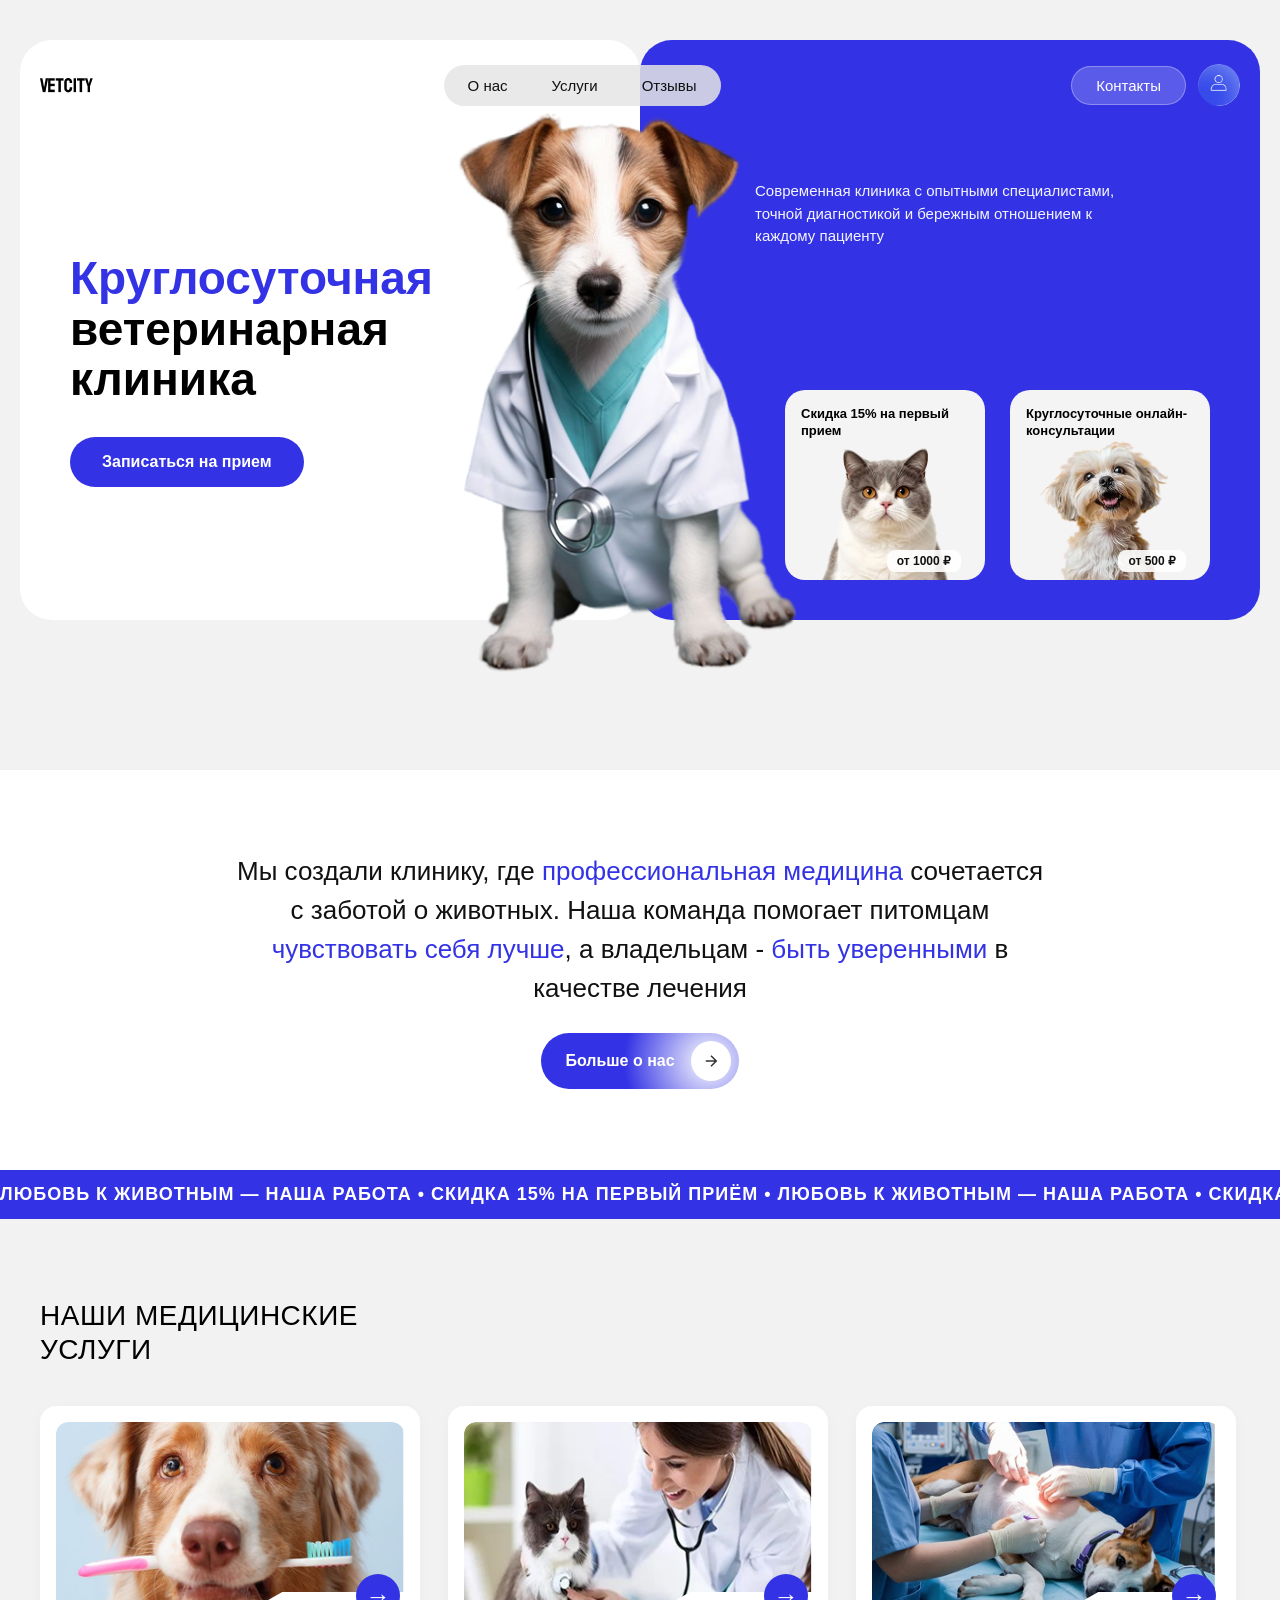
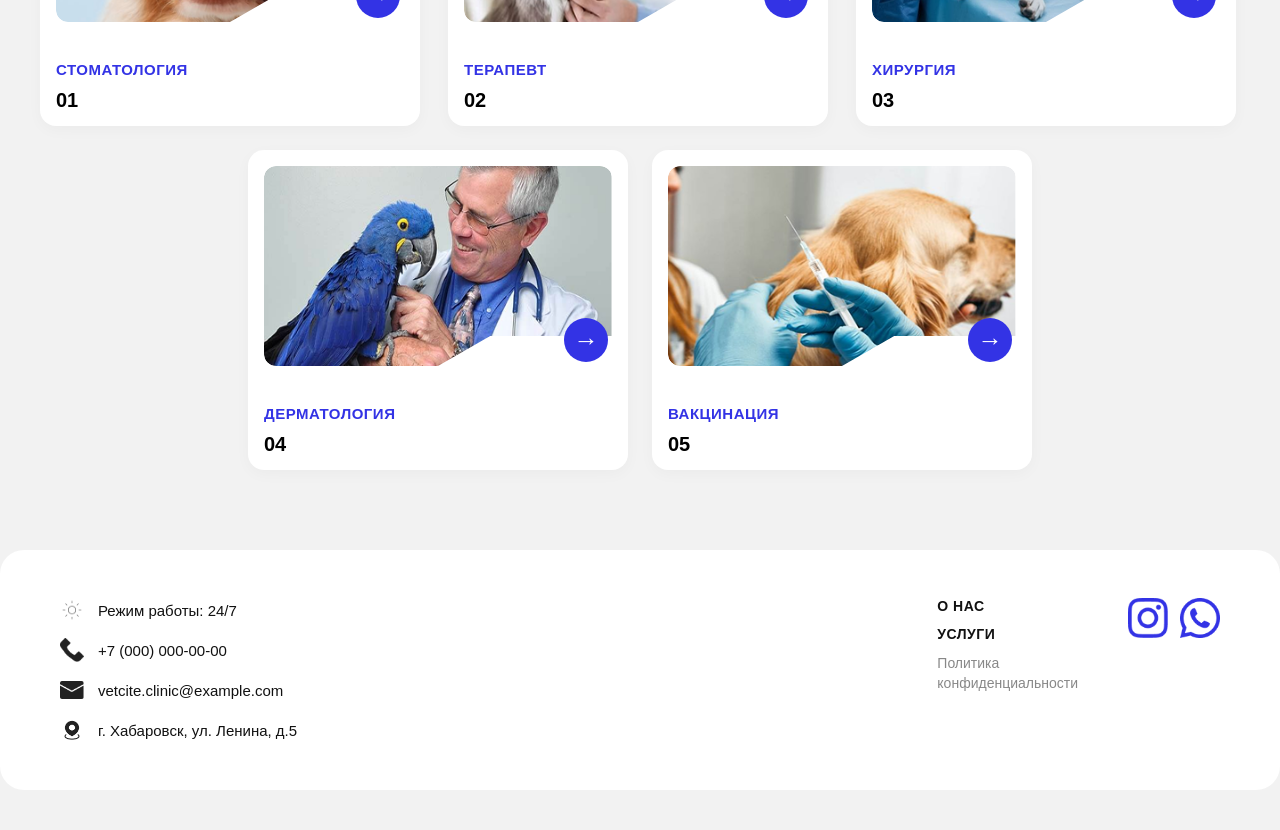
<file: index.html>
<!DOCTYPE html>
<html lang="ru">
<head>
  <meta charset="UTF-8">
  <meta name="viewport" content="width=device-width, initial-scale=1.0">
  <title>Ветеринарная клиника</title>
  <link rel="stylesheet" href="styledogs.css">
</head>
<body>
  <div class="hero-container" id="main">
    <header class="header">
      <div class="logo">
        <img src="imgs/logo.png" alt="vetclin" class="logo-png">
      </div>

      <nav class="nav-links">
        <a href="#about">О нас</a>
        <a href="#services">Услуги</a>
        <a href="#reviews">Отзывы</a>
      </nav> 

      <div class="nav-btn">
        <button class="contacts">Контакты</button>
        <img src="imgs/home.png" alt="homeback" class="btn-homeback">
      </div>
    </header>
    <main>
      <section class="hero-content">
        <div class="left-col">
          <h1 class="main-title">
            <span class="highlight">Круглосуточная</span><br>
            ветеринарная<br>
            клиника
          </h1>
          <button class="button-primary">Записаться на прием</button>
        </div>

        <div class="right-col">
          <p class="description">
            Современная клиника с опытными специалистами, точной диагностикой и бережным отношением к каждому пациенту
          </p>

          <div class="cards-grid">
            <div class="card">
              <p class="card-title">Скидка 15% на первый прием</p>
              <div class="card-image-wrap">
                <img src="imgs/cat.png" alt="Кот">
                <span class="price-badge">от 1000 ₽</span>
              </div>
            </div>

            <div class="card">
              <p class="card-title">Круглосуточные онлайн-консультации</p>
              <div class="card-image-wrap">
                <img src="imgs/dof.png" alt="Собака">
                <span class="price-badge">от 500 ₽</span>
              </div>
            </div>
          </div>
        </div>

        <div class="hero-dog-wrapper">
          <img src="imgs/bigdog.png" alt="Большая собака" class="hero-bigdog-png">
        </div>
      </section>
      <section class="about-us" id="about">
        <div class="containerabout">
          <h2 class="we-create">
            Мы создали клинику, где <span class="highlight">профессиональная медицина</span> сочетается <br>
            с заботой о животных. Наша команда помогает питомцам <br>
            <span class="highlight">чувствовать себя лучше</span>, а владельцам - <span class="highlight">быть уверенными</span> в <br>
            качестве лечения
          </h2>
        </div>
        <button class="btn-more">
          <span>Больше о нас</span>
          <div class="arrow-circle">
            <svg width="18" height="18" viewBox="0 0 24 24" fill="none" stroke="currentColor" stroke-width="2">
              <path d="M5 12h14M12 5l7 7-7 7"/>
          </svg>  
        </div>
      </button>
      </section>
      <div class="wrapper">
        <div class="track">
          <div class="text">
            Любовь к животным — наша работа • Скидка 15% на первый приём &bull; Любовь к животным — наша работа • Скидка 15% на первый приём &bull; Любовь к животным — наша работа • Скидка 15% на первый приём &bull;
          </div>
          <div class="text">
            Любовь к животным — наша работа • Скидка 15% на первый приём • &bull; Любовь к животным — наша работа • Скидка 15% на первый приём • &bull; Любовь к животным — наша работа • Скидка 15% на первый приём • &bull;
          </div>
        </div>
      </div>
      <section class="services-section" id="services">
        <div class="services-container">
          <h2 class="services-main-title">
            НАШИ МЕДИЦИНСКИЕ<br>УСЛУГИ
          </h2>
          <div class="services-grid">
            <div class="services-row-top">
              <div class="service-card">
                <div class="card-img-wrap">
                  <img src="imgs/cards/1.png" alt="стоматология">
                  <button class="card-arrow-btn">→</button>
                </div>
                <div class="card-body">
                  <span class="services-name">СТОМАТОЛОГИЯ</span>
                  <span class="services-num">01</span>
                </div>
              </div>
              
              <div class="service-card">
                <div class="card-img-wrap">
                  <img src="imgs/cards/2.png" alt="ТЕРАПЕВТ">
                  <button class="card-arrow-btn">→</button>
                </div>
                <div class="card-body">
                  <span class="services-name">ТЕРАПЕВТ</span>
                  <span class="services-num">02</span>
                </div>
              </div>

              <div class="service-card">
                <div class="card-img-wrap">
                  <img src="imgs/cards/3.png" alt="хирургия">
                  <button class="card-arrow-btn">→</button>
                </div>
                <div class="card-body">
                  <span class="services-name">ХИРУРГИЯ</span>
                  <span class="services-num">03</span>
                </div>
              </div>
            </div>
            <div class="services-row-bottom">
              <div class="service-card">
                <div class="card-img-wrap">
                  <img src="imgs/cards/4.png" alt="дерматология">
                  <button class="card-arrow-btn">→</button>
                </div>
                <div class="card-body">
                  <span class="services-name">ДЕРМАТОЛОГИЯ</span>
                  <span class="services-num">04</span>
                </div>
              </div>
        
              <div class="service-card">
                <div class="card-img-wrap">
                  <img src="imgs/cards/5.png" alt="вакцинация">
                  <button class="card-arrow-btn">→</button>
                </div>
                <div class="card-body">
                  <span class="services-name">ВАКЦИНАЦИЯ</span>
                  <span class="services-num">05</span>
                </div>
              </div>
            </div>
            
          </div>
        </div>
      </section>
    </main>
  </div>
<footer class="footer">
  <div class="footer-container">
    <div class="footer-contacts">

      <div class="contact-item">
        <div class="contact-icon">
          <img src="imgs/logo footer/Sun_light.png" alt="режим работы">
        </div>
        <span>Режим работы: 24/7</span>
      </div>

      <div class="contact-item">
        <div class="contact-icon">
          <img src="imgs/logo footer/phone.png" alt="телефон">
        </div>
        <a href="tel:+70000000000">+7 (000) 000-00-00</a>
      </div>
      <div class="contact-item">
        <div class="contact-icon">
          <img src="imgs/logo footer/letter.png" alt="почта">
        </div>
        <a href="mailto:vetcite.clinic@example.com">vetcite.clinic@example.com</a>
      </div>
      <div class="contact-item">
        <div class="contact-icon"> 
          <img src="imgs/logo footer/maps.png" alt="карты">
        </div>
        <span>г. Хабаровск, ул. Ленина, д.5</span>
      </div>
    </div>
    <div class="footer-right">
      <div class="footer-col">
        <a href="#main" class="nav-link">О НАС</a>
        <a href="#services" class="nav-link">УСЛУГИ</a>
        <p>Политика<br>конфиденциальности</p>
      </div>
      <div class="footer-col">
        <div class="social-links">
          <a href="#" class="social-icon-link">
            <img src="imgs/logo footer/insta.png" alt="instagram">
          </a>
          <a href="#" class="social-icon-link">
            <img src="imgs/logo footer/whatsapp.png" alt="whatsapp">
          </a> 
        </div>
      </div>
    </div>
    <div class="modal-overlay" id="aboutModal">
      <div class="modal-content">
        <button class="modal-close" id="closeModalBtn">✕</button>
        <h2>О нашей клинике</h2>
        <p><strong>Добро пожаловать в нашу ветеринарную клинику!</strong> Мы — команда профессионалов, которые искренне любят животных и делают всё возможное, чтобы каждый пациент получил качественную медицинскую помощь.</p>
        <p>Наша клиника оснащена <strong>современным диагностическим оборудованием</strong>: цифровой рентген, УЗИ-аппарат экспертного класса, лаборатория для экспресс-анализов крови и мочи. Это позволяет нам быстро и точно ставить диагнозы, не заставляя животных и их владельцев долго ждать результатов.</p>
        <p><strong>Наши врачи</strong> — это специалисты с многолетним опытом работы, которые регулярно проходят обучение и повышают квалификацию на международных конференциях и стажировках. Мы работаем по самым современным протоколам лечения и используем только проверенные и безопасные методики.</p>
        <p>Мы гордимся тем, что наша клиника работает <strong>круглосуточно</strong> — 7 дней в неделю, 24 часа в сутки. В экстренных ситуациях каждая минута на счету, поэтому наши специалисты всегда готовы прийти на помощь вашему питомцу.</p>
        <p>Особое внимание мы уделяем <strong>комфорту пациентов</strong>: в клинике созданы все условия для безболезненных и спокойных процедур. Мы используем мягкие фиксации, проводим предварительное обезболивание и окружаем животных заботой и вниманием на каждом этапе лечения.</p>
        <p>Для владельцев мы предлагаем <strong>удобные онлайн-консультации</strong> — вы можете получить квалифицированную помощь, не выходя из дома. Это особенно важно, когда питомцу требуется срочный совет, а возможности посетить клинику нет.</p>
        <p>Мы понимаем, что здоровье питомца — это самое важное для всей семьи. Поэтому мы всегда на связи, всегда готовы помочь и делаем <strong>ветеринарную медицину доступной и качественной</strong> для каждого.</p>
        <p style="margin-top: 16px; font-weight: 600; color: #3333E5;">Доверьте здоровье своего питомца профессионалам! 💙</p>
        <button class="button-primaryyy" id="closeModalBtn2" style="width: 100%;">Спасибо я понял!</button>
      </div>
    </div>
</footer>
<script src="script.js"></script>
</body>
</html>
</file>
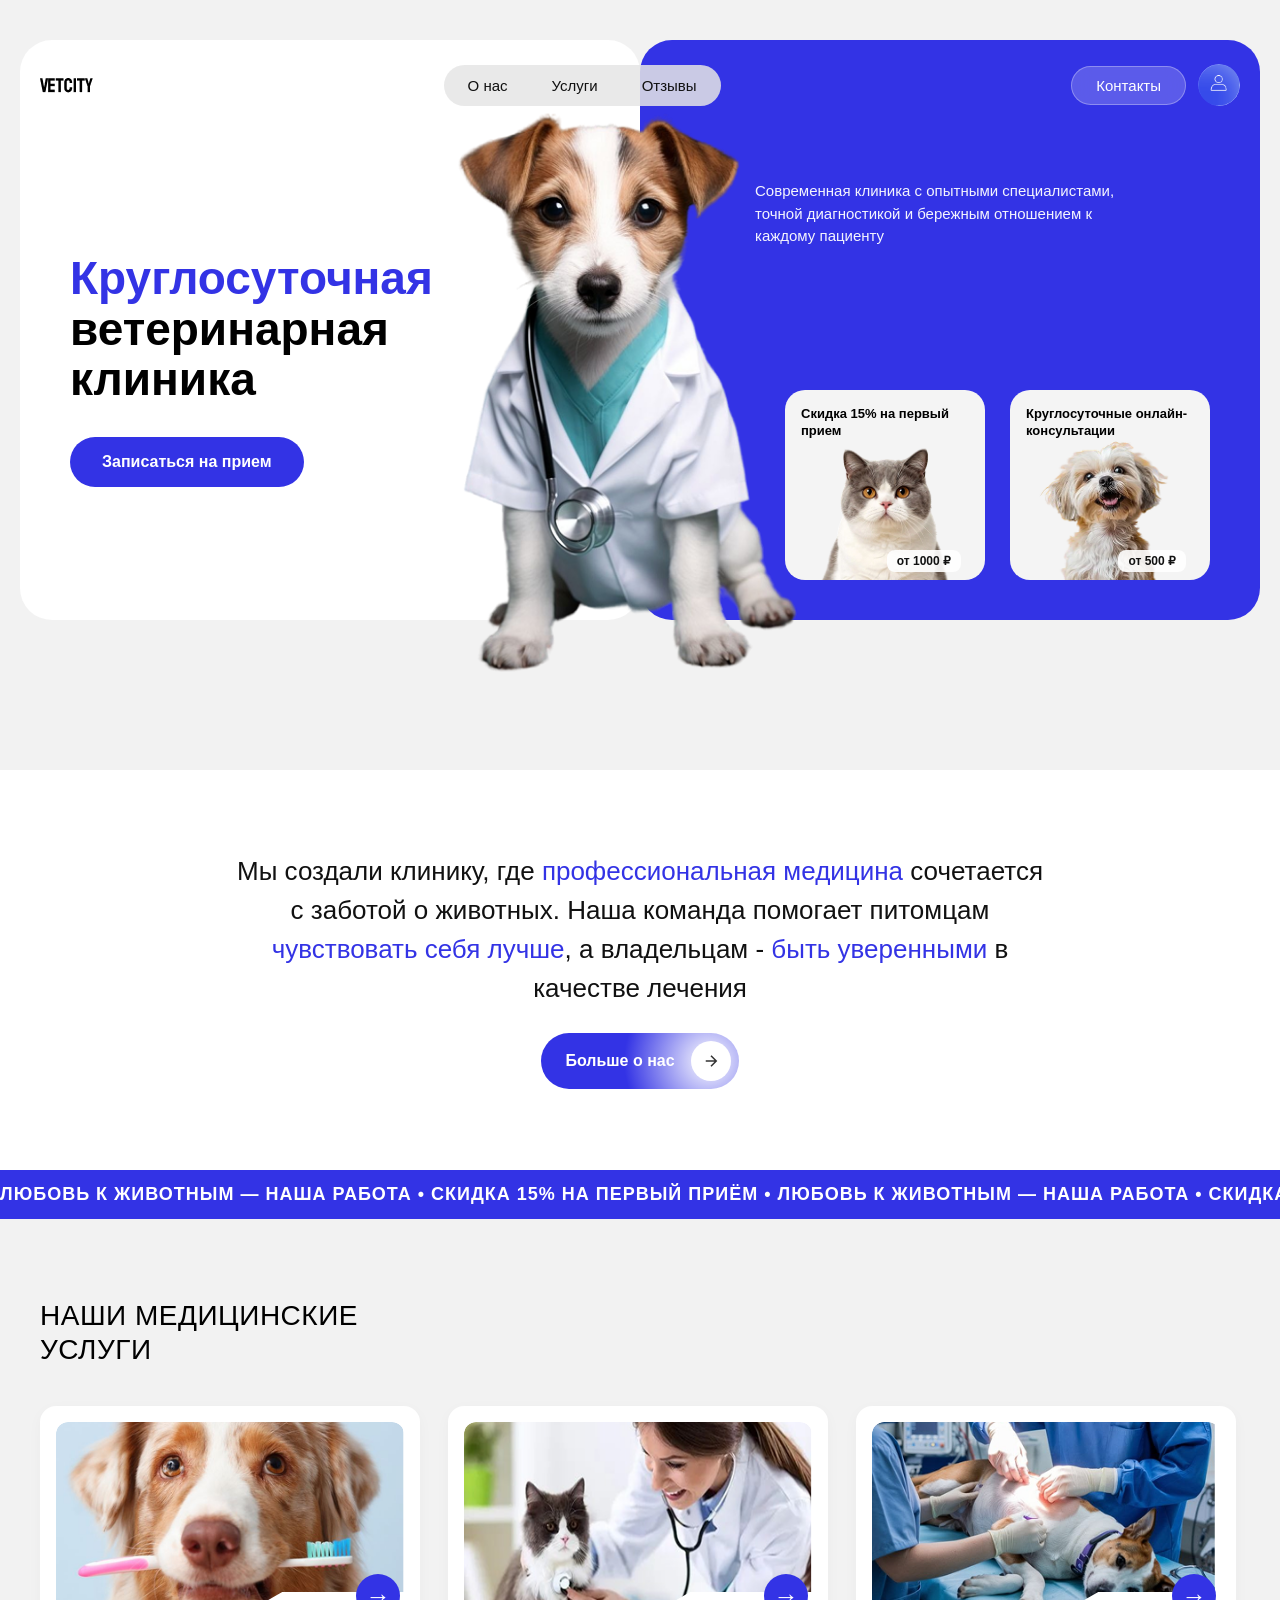
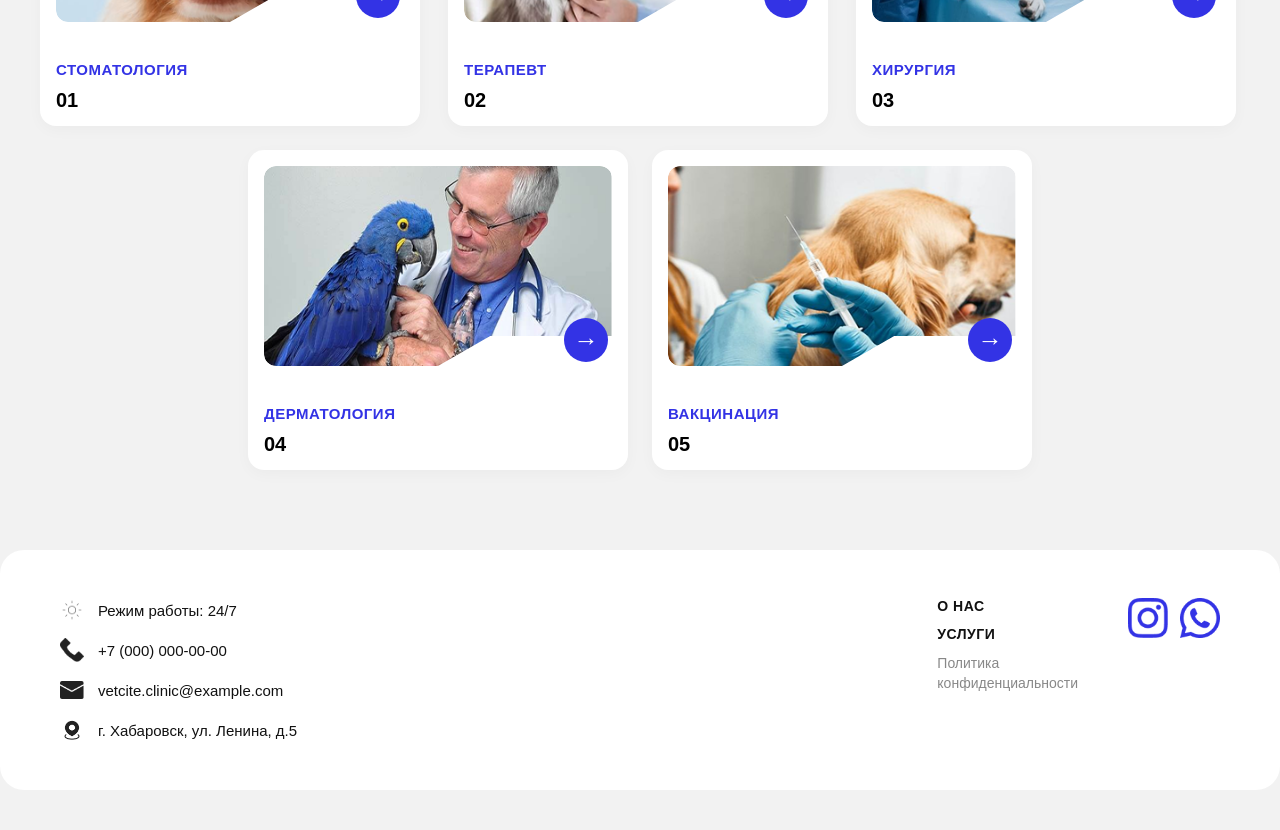
<file: dogs.html>
<!DOCTYPE html>
<html lang="ru">
<head>
  <meta charset="UTF-8">
  <meta name="viewport" content="width=device-width, initial-scale=1.0">
  <title>Ветеринарная клиника</title>
  <link rel="stylesheet" href="styledogs.css">
</head>
<body>
  <div class="hero-container" id="main">
    <header class="header">
      <div class="logo">
        <img src="imgs/logo.png" alt="vetclin" class="logo-png">
      </div>

      <nav class="nav-links">
        <a href="#about">О нас</a>
        <a href="#services">Услуги</a>
        <a href="#reviews">Отзывы</a>
      </nav> 

      <div class="nav-btn">
        <button class="contacts">Контакты</button>
        <img src="imgs/home.png" alt="homeback" class="btn-homeback">
      </div>
    </header>
    <main>
      <section class="hero-content">
        <div class="left-col">
          <h1 class="main-title">
            <span class="highlight">Круглосуточная</span><br>
            ветеринарная<br>
            клиника
          </h1>
          <button class="button-primary">Записаться на прием</button>
        </div>

        <div class="right-col">
          <p class="description">
            Современная клиника с опытными специалистами, точной диагностикой и бережным отношением к каждому пациенту
          </p>

          <div class="cards-grid">
            <div class="card">
              <p class="card-title">Скидка 15% на первый прием</p>
              <div class="card-image-wrap">
                <img src="imgs/cat.png" alt="Кот">
                <span class="price-badge">от 1000 ₽</span>
              </div>
            </div>

            <div class="card">
              <p class="card-title">Круглосуточные онлайн-консультации</p>
              <div class="card-image-wrap">
                <img src="imgs/dof.png" alt="Собака">
                <span class="price-badge">от 500 ₽</span>
              </div>
            </div>
          </div>
        </div>

        <div class="hero-dog-wrapper">
          <img src="imgs/bigdog.png" alt="Большая собака" class="hero-bigdog-png">
        </div>
      </section>
      <section class="about-us" id="about">
        <div class="containerabout">
          <h2 class="we-create">
            Мы создали клинику, где <span class="highlight">профессиональная медицина</span> сочетается <br>
            с заботой о животных. Наша команда помогает питомцам <br>
            <span class="highlight">чувствовать себя лучше</span>, а владельцам - <span class="highlight">быть уверенными</span> в <br>
            качестве лечения
          </h2>
        </div>
        <button class="btn-more">
          <span>Больше о нас</span>
          <div class="arrow-circle">
            <svg width="18" height="18" viewBox="0 0 24 24" fill="none" stroke="currentColor" stroke-width="2">
              <path d="M5 12h14M12 5l7 7-7 7"/>
          </svg>  
        </div>
      </button>
      </section>
      <div class="wrapper">
        <div class="track">
          <div class="text">
            Любовь к животным — наша работа • Скидка 15% на первый приём &bull; Любовь к животным — наша работа • Скидка 15% на первый приём &bull; Любовь к животным — наша работа • Скидка 15% на первый приём &bull;
          </div>
          <div class="text">
            Любовь к животным — наша работа • Скидка 15% на первый приём • &bull; Любовь к животным — наша работа • Скидка 15% на первый приём • &bull; Любовь к животным — наша работа • Скидка 15% на первый приём • &bull;
          </div>
        </div>
      </div>
      <section class="services-section" id="services">
        <div class="services-container">
          <h2 class="services-main-title">
            НАШИ МЕДИЦИНСКИЕ<br>УСЛУГИ
          </h2>
          <div class="services-grid">
            <div class="services-row-top">
              <div class="service-card">
                <div class="card-img-wrap">
                  <img src="imgs/cards/1.png" alt="стоматология">
                  <button class="card-arrow-btn">→</button>
                </div>
                <div class="card-body">
                  <span class="services-name">СТОМАТОЛОГИЯ</span>
                  <span class="services-num">01</span>
                </div>
              </div>
              
              <div class="service-card">
                <div class="card-img-wrap">
                  <img src="imgs/cards/2.png" alt="ТЕРАПЕВТ">
                  <button class="card-arrow-btn">→</button>
                </div>
                <div class="card-body">
                  <span class="services-name">ТЕРАПЕВТ</span>
                  <span class="services-num">02</span>
                </div>
              </div>

              <div class="service-card">
                <div class="card-img-wrap">
                  <img src="imgs/cards/3.png" alt="хирургия">
                  <button class="card-arrow-btn">→</button>
                </div>
                <div class="card-body">
                  <span class="services-name">ХИРУРГИЯ</span>
                  <span class="services-num">03</span>
                </div>
              </div>
            </div>
            <div class="services-row-bottom">
              <div class="service-card">
                <div class="card-img-wrap">
                  <img src="imgs/cards/4.png" alt="дерматология">
                  <button class="card-arrow-btn">→</button>
                </div>
                <div class="card-body">
                  <span class="services-name">ДЕРМАТОЛОГИЯ</span>
                  <span class="services-num">04</span>
                </div>
              </div>
        
              <div class="service-card">
                <div class="card-img-wrap">
                  <img src="imgs/cards/5.png" alt="вакцинация">
                  <button class="card-arrow-btn">→</button>
                </div>
                <div class="card-body">
                  <span class="services-name">ВАКЦИНАЦИЯ</span>
                  <span class="services-num">05</span>
                </div>
              </div>
            </div>
            
          </div>
        </div>
      </section>
    </main>
  </div>
<footer class="footer">
  <div class="footer-container">
    <div class="footer-contacts">

      <div class="contact-item">
        <div class="contact-icon">
          <img src="imgs/logo footer/Sun_light.png" alt="режим работы">
        </div>
        <span>Режим работы: 24/7</span>
      </div>

      <div class="contact-item">
        <div class="contact-icon">
          <img src="imgs/logo footer/phone.png" alt="телефон">
        </div>
        <a href="tel:+70000000000">+7 (000) 000-00-00</a>
      </div>
      <div class="contact-item">
        <div class="contact-icon">
          <img src="imgs/logo footer/letter.png" alt="почта">
        </div>
        <a href="mailto:vetcite.clinic@example.com">vetcite.clinic@example.com</a>
      </div>
      <div class="contact-item">
        <div class="contact-icon"> 
          <img src="imgs/logo footer/maps.png" alt="карты">
        </div>
        <span>г. Хабаровск, ул. Ленина, д.5</span>
      </div>
    </div>
    <div class="footer-right">
      <div class="footer-col">
        <a href="#main" class="nav-link">О НАС</a>
        <a href="#services" class="nav-link">УСЛУГИ</a>
        <p>Политика<br>конфиденциальности</p>
      </div>
      <div class="footer-col">
        <div class="social-links">
          <a href="#" class="social-icon-link">
            <img src="imgs/logo footer/insta.png" alt="instagram">
          </a>
          <a href="#" class="social-icon-link">
            <img src="imgs/logo footer/whatsapp.png" alt="whatsapp">
          </a> 
        </div>
      </div>
    </div>
</footer>
</body>
</html>
</file>
<file: styledogs.css>
html {
  scroll-behavior: smooth;
}
* {
  box-sizing: border-box;
  margin: 0;
  padding: 0;
}

body {
  font-family: 'Inter', sans-serif;
  background-color: #f2f2f2;
  display: flex;
  justify-content: center;
  min-height: 100vh;
  padding: 40px 0;
  flex-direction: column;
  margin: 0;
  box-sizing: border-box;
}


.hero-container {
  width: 100%;
  max-width: 1400px;
  background: transparent;
  position: relative;
  margin: 0 auto;
  padding: 0 20px;

}


.header {
  position: absolute;
  top: 24px;
  left: 40px;
  right: 40px;
  display: flex;
  justify-content: space-between; 
  align-items: center;
  z-index: 20; 
}

.logo-png {
  max-height: 30px;
  display: block;
}

.nav-links {
  background: rgba(229, 229, 229, 0.85);
  padding: 6px 12px;
  border-radius: 40px;
  display: flex;
  gap: 20px;
  position: sticky;
  top: 20px;
}

.nav-links a {
  text-decoration: none;
  color: #111;
  font-weight: 500;
  font-size: 15px;
  padding: 6px 12px;
  transition: opacity 0.2s;
}

.nav-links a:hover {
  opacity: 0.7;
}


.nav-btn {
  display: flex;
  align-items: center;
  gap: 12px;
}

.contacts {
  background: rgba(255, 255, 255, 0.2);
  backdrop-filter: blur(10px);
  border: 1px solid rgba(255, 255, 255, 0.3);
  color: #fff;
  padding: 10px 24px;
  border-radius: 40px;
  font-size: 15px;
  font-weight: 500;
  cursor: pointer;
}

.btn-homeback {
  width: 42px;
  height: 42px;
  border-radius: 50%;
  object-fit: cover;
  cursor: pointer;
}
.hero-content {
  display: grid;
  grid-template-columns: 1fr 1fr;
  position: relative;
  min-height: 580px;
  margin: 0 auto;
}


.left-col {
  background-color: #ffffff;
  border-radius: 32px; /* Полноценные скругления для левого блока */
  padding: 140px 40px 60px 50px;
  display: flex;
  flex-direction: column;
  justify-content: center;
  align-items: flex-start;
}

.main-title {
  font-size: 46px;
  line-height: 1.1;
  font-weight: 800;
  color: #000;
  margin-bottom: 32px;
}

.main-title .highlight {
  color: #3333E5;
}
.highlight {
  color: #3333E5;
}
.button-primary {
  background: #3333E5;
  color: #fff;
  border: none;
  padding: 16px 32px;
  border-radius: 40px;
  font-size: 16px;
  font-weight: 600;
  cursor: pointer;
  transition: transform 0.2s, background 0.2s;
}

.button-primary:hover {
  background: #2525bd;
  transform: translateY(-2px);
}

/* Правая секция (Синий блок) */
.right-col {
  background-color: #3333E5;
  border-radius: 32px; /* Полноценные скругления для правого блока */
  padding: 140px 50px 40px 60px;
  color: #ffffff;
  display: flex;
  flex-direction: column;
  justify-content: space-between;
}

.description {
  font-size: 15px;
  line-height: 1.5;
  max-width: 360px;
  opacity: 0.95;
  margin-left: 55px;
}

.cards-grid {
  display: flex;
  justify-content: flex-end;
  gap: 25px;
  margin-top: 25px;
  width: 100%;
}

.card {
  background: #f4f4f4;
  border-radius: 20px;
  padding: 16px 16px 0px 16px;
  color: #000;
  display: flex;
  flex-direction: column;
  justify-content: space-between;
  width: 200px;
  height: 190px;
}

.card-title {
  font-size: 13px;
  font-weight: 600;
  line-height: 1.3;
}

.card-image-wrap {
  position: relative;
  width: 100%;
  height: 175px;
  border-radius: 12px;
  overflow: hidden;
  margin-top: auto;
}

.card-image-wrap img {
  position: absolute;
  bottom: 0;
  width: 100%;
  height: 100%;
  object-fit: contain;
}

.price-badge {
  position: absolute;
  bottom: 8px;
  right: 8px;
  background: rgba(255, 255, 255, 0.9);
  padding: 4px 10px;
  border-radius: 8px;
  font-size: 12px;
  font-weight: 700;
  color: #111;
}


.hero-dog-wrapper {
  position: absolute;
  bottom: -60px; 
  left: 50%;
  transform: translateX(-60%);
  height: 100%; 
  z-index: 10;
  pointer-events: none; 
}

.hero-bigdog-png {
  height: 100%;
  width: auto;
  object-fit: contain;
}
.about-us {
  background-color: #ffffff;
  padding: 80px 20px;
  width: 100vw;
  margin-left: calc(-50vw + 50%);
  display: flex;
  flex-direction: column;
  justify-content: center;
  align-items: center;
  position: relative;
  z-index: 2;
  min-height: 400px;
  margin-top: 150px;
}
.containerabout {
  max-width: 900px;
  margin: 0 auto;
  text-align: center;
}
.we-create {
  font-size: 26px;
  line-height: 1.5;
  font-weight: 300;
  color: #111111;
  margin: 0;
}
.btn-more {
  display: inline-flex;
  align-items: center;
  gap: 16px;
  margin-top: 25px;
  padding: 8px 8px 8px 24px;
  border: none;
  border-radius: 100px;
  cursor: pointer;
  font-weight: 700;
  font-size: 16px;
  color: #ffffff;
  background: radial-gradient(circle at 85% 50%, #ffffff 0%, rgba(255, 255, 255, 0) 50%),
              #3333E5;
    transition: transform 0.2s ease, box-shadow 0.2s ease;
}

.arrow-circle {
  width: 40px;
  height: 40px;
  background-color: #ffffff;
  border-radius: 50%;
  display: flex;
  align-items: center;
  justify-content: center;
  color: #333333;
  transition: transform 0.2s ease;
}


.btn-more:hover {
  transform: translateY(-2px);
  box-shadow: 0 8px 20px rgba(75, 58, 227, 0.35);
}

.btn-more:hover .arrow-circle {
  transform: translateX(7px);
}
.services-section {
  padding: 80px 20px;
  margin-top: 0;
  position: relative;
  z-index: 1;
}
.services-container {
  max-width: 1320px;
  margin: 0 auto;
}
.services-main-title {
  font-size: 28px;
  font-weight: 500;
  text-transform: uppercase;
  color: #000;
  line-height: 1.2;
  margin-bottom: 40px;
  letter-spacing: 0.5px;
}
.services-grid {
  display: flex;
  flex-direction: column;
  gap: 24px;
}
.services-row-top {
  display: grid;
  grid-template-columns: repeat(3, 1fr);
  gap: 24px;
}
.services-row-bottom {
  display: flex;
  justify-content: center;
  gap: 24px;
}
.service-card {
  width: 380px;
  height: 320px;
  background-color: #ffffff;
  border-radius: 16px;
  padding: 16px;
  display: flex;
  flex-direction: column;
  justify-content: space-between;
  box-shadow: 0 4px 15px rgba(0, 0, 0, 0.03);
  transition: transform 0.2s ease, box-shadow 0.2s ease;
}
.service-card:hover {
  transform: translateY(-4px);
  box-shadow: 0 10px 25px rgba(0, 0, 0, 0.08);
}
.card-img-wrap {
  transition: transform 0.3s ease-out;
  will-change: transform;
  position: relative;
  width: 100%;
  height: 200px;
  border-radius: 12px;
  overflow: hidden;
}
.card-img-wrap img {
  width: 100%;
  height: 100%;
  object-fit: cover;
  display: block;
  border-radius: 12px;
  clip-path: polygon(0 0, 100% 0, 100% 85%, 65% 85%, 50% 100%, 0 100%);
}
.card-arrow-btn {
  position: absolute;
  bottom: 4px;
  right: 4px;
  width: 44px;
  height: 44px;
  background-color: #3333E5;
  color: #ffffff;
  border: none;
  border-radius: 50%;
  font-size: 25px;
  display: flex;
  align-items: center;
  justify-content: center;
  cursor: pointer;
  transition: background-color 0.2s ease, transform 0.2s ease;
}
.service-card:hover .card-arrow-btn {
  background-color: #3b2bc4;
  transform: scale(1.05);
}
.service-card:hover .card-img-wrap {
  transform: translateY(-20px);

}
.card-body {
  margin-top: 16px;
  display: flex;
  flex-direction: column;
  gap: 12px;
}
.services-name {
  color: #3333E5;
  font-weight: 700;
  font-size: 15px;
  text-transform: uppercase;
  letter-spacing: 0.5px;
}
.services-num {
  font-size: 20px;
  font-weight: 700;
  color: #000;
  line-height: 1;
}
.footer {
  width: 100vw;
  margin-left: calc(-50vw + 50%); 
  background-color: #ffffff;
  border-radius: 24px;
  padding: 48px 0;
  box-sizing: border-box;
  color: #000;
  font-family: sans-serif;
  justify-content: center;
  margin-top: auto;
} 
.footer-container {
  width: 100%;
  max-width: 1200px;
  padding: 0 20px;
  display: flex;
  justify-content: space-between;
  align-items: flex-start;
  gap: 40px;
  flex-wrap: wrap;
  margin: 0 auto;
}
.footer-contacts {
  display: flex;
  flex-direction: column;
  gap: 16px;

}
.contact-item {
  display: flex;
  align-items: center;
  gap: 14px;
}
.contact-icon img {
  width: 24px;
  height: 24px;
  display: block;
  object-fit: contain;
}
.contact-item a,
.contact-item span {
  text-decoration: none;
  color: #111;
  font-size: 15px;
  font-weight: 500;
  transition: color 0.2s;
}
.contact-item a:hover {
  color: #3333E5;
}
.footer-right {
  display: flex;
  align-items: flex-start;
  gap: 50px;
}
.footer-col {
  display: flex;
  flex-direction: column;
  gap: 12px;
}
.footer-col a.nav-link {
  text-decoration: none;
  color: #111;
  font-weight: 700;
  font-size: 14px;
  text-transform: uppercase;
  letter-spacing: 0.5px;
  transition: color 0.2s;
}
.footer-col a.nav-link:hover {
  color: #3333E5;
}
.footer-col p {
  font-size: 14px;
  color: #888;
  line-height: 1.4;
  margin: 0;
}
.social-links {
  display: flex;
  gap: 12px;
}
.social-icon-link img {
  width: 40px;
  height: 40px;
  display: block;
  transition: transform 0.2s;
}
.wrapper {
  width: 100vw;
  margin-left: calc(-50vw + 50%);
  background-color: #3333E5;
  overflow: hidden;
  padding: 14px 0;
  position: relative;
  z-index: 5;
}
.track {
  display: flex;
  white-space: nowrap;
  animation: scroll-marquee 15s linear infinite;
}
.text {
  display: flex;
  gap: 40px;
  padding-right: 40px;
  font-size: 18px;
  font-weight: 700;
  color: #fff;
  letter-spacing: 1px;
  text-transform: uppercase;
}
@keyframes scroll-marquee {
  0% {
    transform: translateX(0);
  }
  100% {
    transform: translateX(-50%);
  }
}
.modal-overlay {
  display: none;
  position: fixed;
  inset: 0;
  background: rgba(0,0,0,0.6);
  backdrop-filter: blur(8px);
  z-index: 9999;
  justify-content: center;
  align-items: center;
}
.modal-overlay.active { display: flex; }

.modal-content {
  background: #fff;
  border-radius: 0px;
  max-width: 900px;
  width: 90%;
  padding: 40px 50px;
  position: relative;
  animation: slideUp 0.3s ease;
  max-height: 80vh;
  overflow-y: auto;
}
.modal-close {
  position: absolute;
  top: 16px;
  right: 20px;
  background: none;
  border: none;
  font-size: 28px;
  cursor: pointer;
  color: #888;
}
.modal-close:hover { color: #333; transform: rotate(90deg); }
.modal-content h2 { font-size: 28px; margin-bottom: 12px; }
.modal-content p { font-size: 15px; line-height: 1.7; color: #444; }
.modal-content ul { list-style: none; padding: 0; margin: 16px 0; }
.modal-content ul li { padding: 6px 0; font-size: 14px; }

@keyframes slideUp {
  from { opacity: 0; transform: translateY(20px) scale(0.95); }
  to { opacity: 1; transform: translateY(0) scale(1); }
}
.modal-content .button-primaryyy {
  background: #3333E5;
  color: #fff;
  border: none;
  padding: 16px 32px;
  border-radius: 40px;
  font-size: 16px;
  font-weight: 600;
  cursor: pointer;
  transition: all 0.2s ease;
  width: 100%;
  margin-top: 20px;
}

.modal-content .button-primaryyy:hover {
  background: #2525bd;
  transform: translateY(-2px);
  box-shadow: 0 8px 20px rgba(51, 51, 229, 0.3);
}
.modal-content::-webkit-scrollbar {
  width: 2px;
  background: transparent;
}

.modal-content::-webkit-scrollbar-thumb {
  background: #3333E5;
  border-radius: 10px;
}

.modal-content::-webkit-scrollbar-track {
  background: transparent;
  border-radius: 10px;
}
</file>
